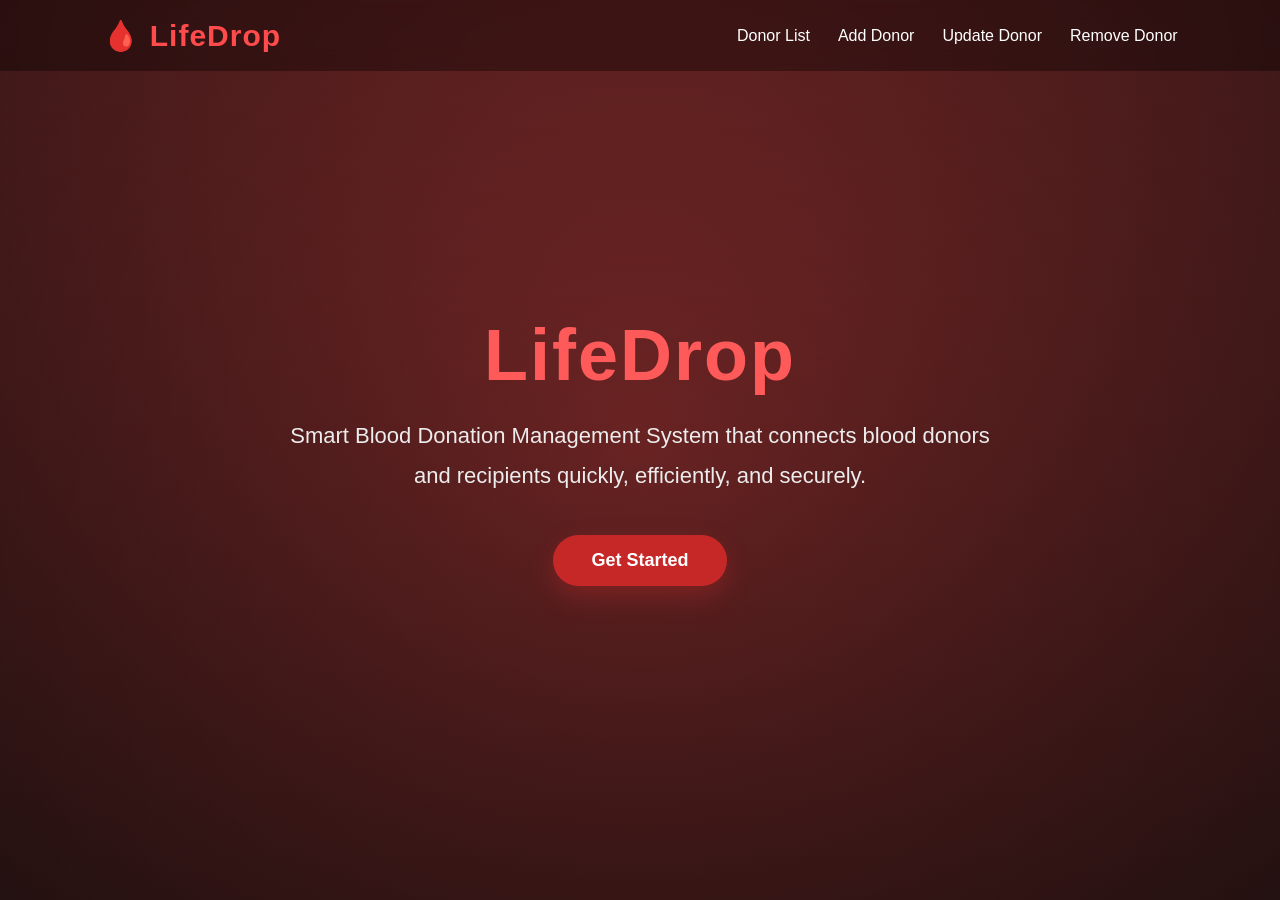
<file: WEB/BloodDonation/index.html>
<!DOCTYPE html>
<html lang="en">
<head>
    <meta charset="UTF-8">
    <meta name="viewport" content="width=device-width, initial-scale=1.0">
    <title>LifeDrop | Blood Donation System</title>

    <style>
        *{
            margin:0;
            padding:0;
            box-sizing:border-box;
            font-family:"Segoe UI",sans-serif;
        }

        html{
            scroll-behavior:smooth;
        }

        body{
            background:#f5f5f5;
        }

        /* ================= NAVBAR ================= */

        nav{
            width:100%;
            position:fixed;
            top:0;
            left:0;
            display:flex;
            justify-content:space-between;
            align-items:center;
            padding:18px 8%;
            background:rgba(0,0,0,.35);
            backdrop-filter:blur(10px);
            z-index:999;
        }

        .logo{
            text-decoration:none;
            color:#fff;
            font-size:30px;
            font-weight:700;
            letter-spacing:1px;
        }

        .logo span{
            color:#ff4b4b;
        }

        nav ul{
            list-style:none;
            display:flex;
            gap:28px;
        }

        nav ul li a{
            color:#fff;
            text-decoration:none;
            font-size:16px;
            font-weight:500;
            transition:.3s;
        }

        nav ul li a:hover{
            color:#ff5a5a;
        }

        /* ================= HERO ================= */

        .hero{
            min-height:100vh;

            background:
                linear-gradient(
                    rgba(90,0,0,.82),
                    rgba(40,0,0,.88)
                ),
                url("https://images.unsplash.com/photo-1615461066841-6116e61058f4?auto=format&fit=crop&w=1920&q=80");

            background-size:cover;
            background-position:center;
            background-repeat:no-repeat;
            background-attachment:fixed;

            display:flex;
            justify-content:center;
            align-items:center;
            flex-direction:column;

            text-align:center;
            color:#fff;

            position:relative;
            overflow:hidden;
        }

        .hero::before{
            content:"";
            position:absolute;
            inset:0;
            background:radial-gradient(
                circle,
                rgba(255,0,0,.08) 0%,
                rgba(0,0,0,.45) 100%
            );
        }

        .hero-content{
            position:relative;
            z-index:2;
        }

        .hero h1{
            font-size:72px;
            margin-bottom:20px;
            letter-spacing:2px;
            color:#ff5a5a;
        }

        .hero p{
            font-size:22px;
            max-width:700px;
            margin:auto;
            color:#ececec;
            line-height:1.8;
        }

        .hero-btn{
            margin-top:40px;
        }

        .hero-btn a{
            display:inline-block;
            text-decoration:none;
            color:#fff;
            background:#c62828;
            padding:15px 38px;
            border-radius:50px;
            font-size:18px;
            font-weight:600;
            transition:.3s;
            box-shadow:0 10px 25px rgba(198,40,40,.35);
        }

        .hero-btn a:hover{
            background:#a30000;
            transform:translateY(-3px);
        }

        /* ================= Responsive ================= */

        @media(max-width:900px){

            nav{
                flex-direction:column;
                gap:20px;
            }

            nav ul{
                flex-wrap:wrap;
                justify-content:center;
                gap:15px;
            }

            .hero h1{
                font-size:48px;
            }

            .hero p{
                font-size:18px;
                padding:0 20px;
            }
        }

    </style>
</head>

<body>

    <nav>

        <a href="index.html" class="logo">
            🩸 <span>LifeDrop</span>
        </a>

        <ul>
            <!--<li><a href="frontend/dashboard.html">Dashboard</a></li>-->
            <li><a href="frontend/all-donor-list.html">Donor List</a></li>
            <li><a href="frontend/donor-add.html">Add Donor</a></li>
            <li><a href="frontend/update.html">Update Donor</a></li>
            <li><a href="frontend/donor-remove.html">Remove Donor</a></li>
        </ul>

    </nav>

    <section class="hero">

        <div class="hero-content">

            <h1>LifeDrop</h1>

            <p>
                Smart Blood Donation Management System that connects
                blood donors and recipients quickly, efficiently,
                and securely.
            </p>

            <div class="hero-btn">
                <a href="frontend/all-donor-list.html">
                    Get Started
                </a>
            </div>

        </div>

    </section>

</body>
</html>
</file>
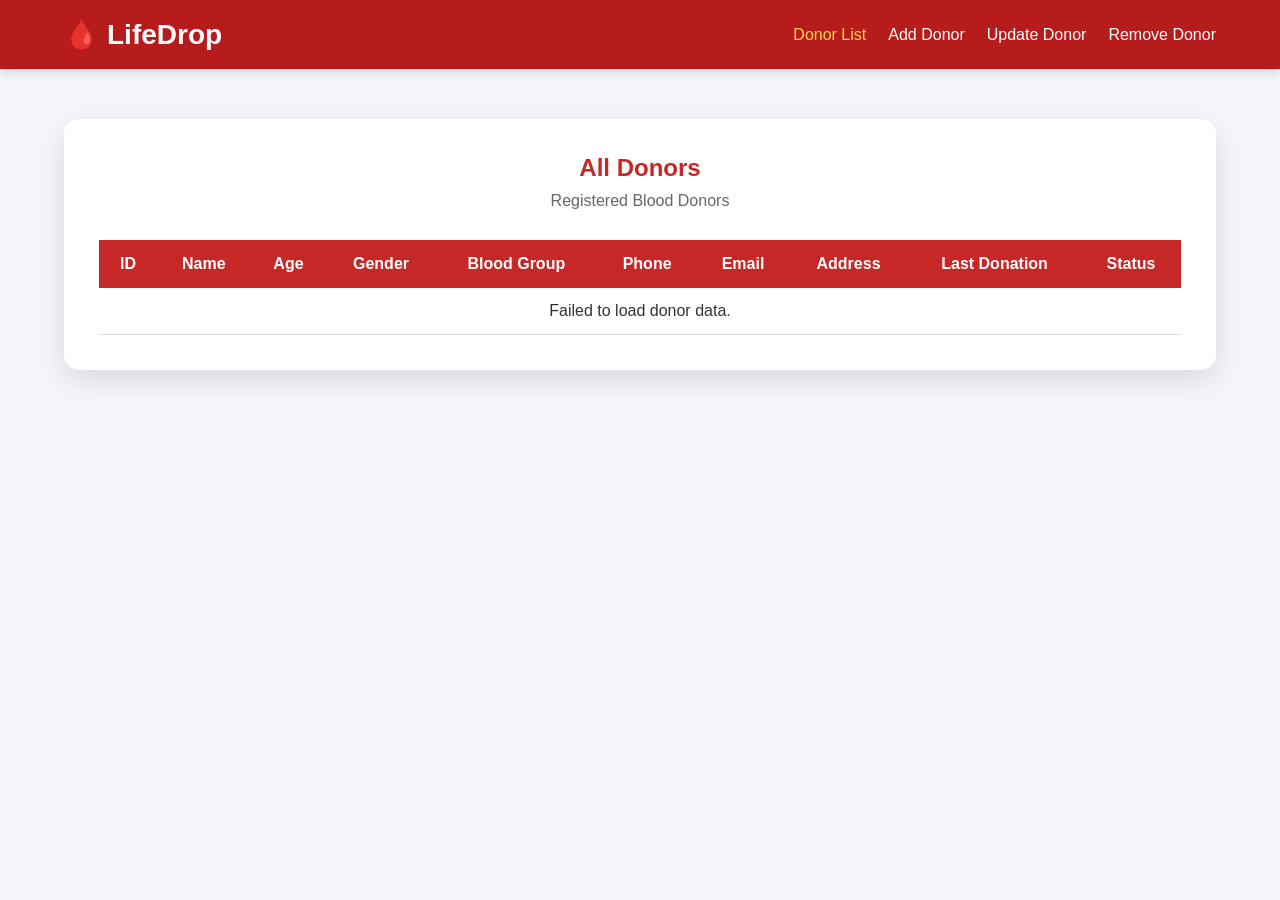
<file: WEB/BloodDonation/frontend/all-donor-list.html>
<!DOCTYPE html>
<html lang="en">
<head>

<meta charset="UTF-8">
<meta name="viewport" content="width=device-width, initial-scale=1.0">
<title>All Donors | LifeDrop</title>
<link rel="stylesheet" href="all-donor-list.css">
</head>
<body>
<header>
<div class="container">

<a href="../index.html" class="logo">
🩸 <span>LifeDrop</span>
</a>

<nav>

<a href="all-donor-list.html" class="active">
Donor List
</a>

<a href="donor-add.html">
Add Donor
</a>

<a href="update.html">
Update Donor
</a>

<a href="donor-remove.html">
Remove Donor
</a>

</nav>
</div>
</header>
<section class="table-section">
<div class="table-card">
<h1>All Donors</h1>
<p>
Registered Blood Donors
</p>

<table>
<thead><tr>
    <th>ID</th>
    <th>Name</th>
    <th>Age</th>
    <th>Gender</th>
    <th>Blood Group</th>
    <th>Phone</th>
    <th>Email</th>
    <th>Address</th>
    <th>Last Donation</th>
    <th>Status</th>
</tr>
</thead>
<tbody id="donorTable">
<tr>

<td colspan="9">
Loading donors...
</td>
</tr>
</tbody>
</table>
</div>
</section>
<script src="all-donor-list.js"></script>
</body>
</html>
</file>
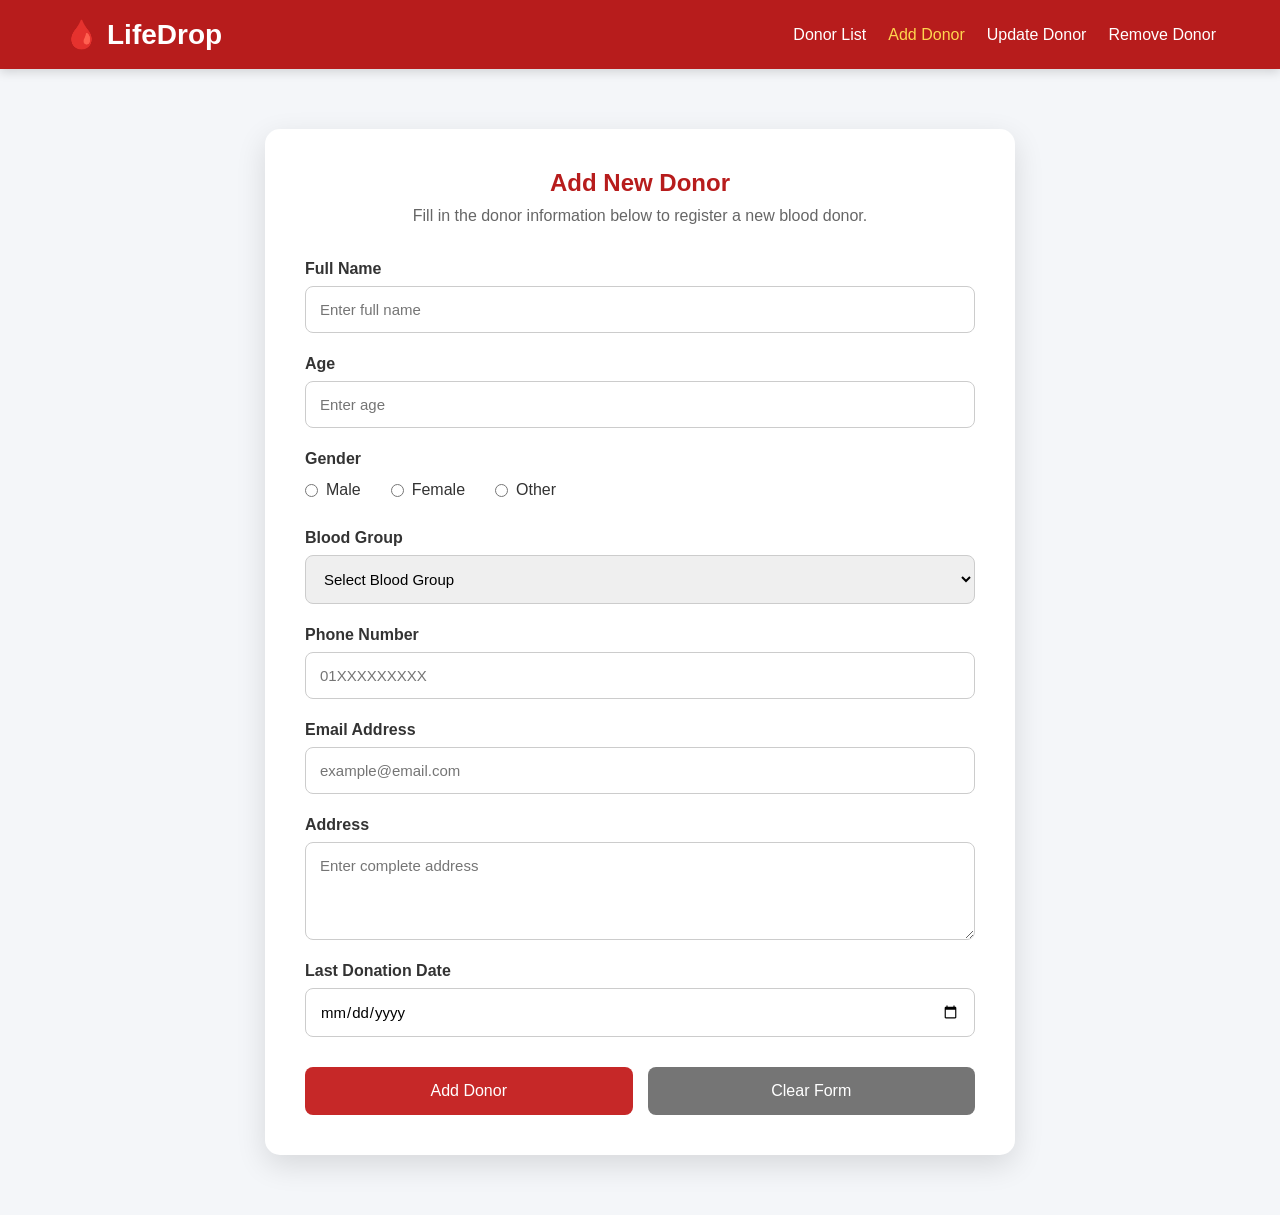
<file: WEB/BloodDonation/frontend/donor-add.html>
<!DOCTYPE html>
<html lang="en">
<head>
    <meta charset="UTF-8">
    <meta name="viewport" content="width=device-width, initial-scale=1.0">
    <title>Add Donor | LifeDrop</title>

    <link rel="stylesheet" href="donor-add.css">
</head>

<body>

    <!-- ================= HEADER ================= -->

    <header>
        <div class="container">

            <a href="../index.html" class="logo">
                🩸 <span>LifeDrop</span>
            </a>

            <nav>
                
                <a href="all-donor-list.html">Donor List</a>
                <a href="donor-add.html" class="active">Add Donor</a>
                <a href="update.html">Update Donor</a>
                <a href="donor-remove.html">Remove Donor</a>
            </nav>

        </div>
    </header>

    <!-- ================= FORM ================= -->

    <main>

        <section class="form-section">
            <div class="form-card">
                <h1>Add New Donor</h1>
                <p>
                    Fill in the donor information below to register a new blood donor.
                </p>
                <form
                    id="donorForm"
                    action="../backend/add_donor.php"
                    method="POST"
                >

                    <!-- Full Name -->
                    <div class="input-group">
                        <label for="full_name">Full Name</label>

                        <input
                            type="text"
                            id="full_name"
                            name="full_name"
                            placeholder="Enter full name"
                            required
                        >
                    </div>
                    <!-- Age -->
                    <div class="input-group">
                        <label for="age">Age</label>

                        <input
                            type="number"
                            id="age"
                            name="age"
                            min="18"
                            max="65"
                            placeholder="Enter age"
                            required
                        >
                    </div>

                    <!-- Gender -->

                    <div class="input-group">

                        <label>Gender</label>

                        <div class="radio-group">

                            <label>
                                <input
                                    type="radio"
                                    name="gender"
                                    value="Male"
                                    required
                                >
                                Male
                            </label>

                            <label>
                                <input
                                    type="radio"
                                    name="gender"
                                    value="Female"
                                >
                                Female
                            </label>

                            <label>
                                <input
                                    type="radio"
                                    name="gender"
                                    value="Other"
                                >
                                Other
                            </label>

                        </div>

                    </div>

                    <!-- Blood Group -->

                    <div class="input-group">

                        <label for="blood_group">
                            Blood Group
                        </label>

                        <select
                            id="blood_group"
                            name="blood_group"
                            required
                        >

                            <option value="">
                                Select Blood Group
                            </option>

                            <option>A+</option>
                            <option>A-</option>

                            <option>B+</option>
                            <option>B-</option>

                            <option>AB+</option>
                            <option>AB-</option>

                            <option>O+</option>
                            <option>O-</option>

                        </select>

                    </div>

                    <!-- Phone -->

                    <div class="input-group">

                        <label for="phone">
                            Phone Number
                        </label>

                        <input
                            type="tel"
                            id="phone"
                            name="phone"
                            placeholder="01XXXXXXXXX"
                            required
                        >

                    </div>

                    <!-- Email -->

                    <div class="input-group">

                        <label for="email">
                            Email Address
                        </label>

                        <input
                            type="email"
                            id="email"
                            name="email"
                            placeholder="example@email.com"
                            required
                        >

                    </div>

                    <!-- Address -->

                    <div class="input-group">

                        <label for="address">
                            Address
                        </label>

                        <textarea
                            id="address"
                            name="address"
                            rows="4"
                            placeholder="Enter complete address"
                            required
                        ></textarea>

                    </div>

                    <!-- Last Donation -->

                    <div class="input-group">

                        <label for="last_donation">
                            Last Donation Date
                        </label>

                        <input
                            type="date"
                            id="last_donation"
                            name="last_donation"
                            required
                        >

                    </div>

                    <!-- Buttons -->

                    <div class="button-group">

                        <button
                            type="submit"
                            class="btn-submit"
                        >
                            Add Donor
                        </button>

                        <button
                            type="reset"
                            class="btn-reset"
                        >
                            Clear Form
                        </button>

                    </div>

                </form>

            </div>

        </section>

    </main>

    <script src="donor-add.js"></script>

</body>
</html>
</file>
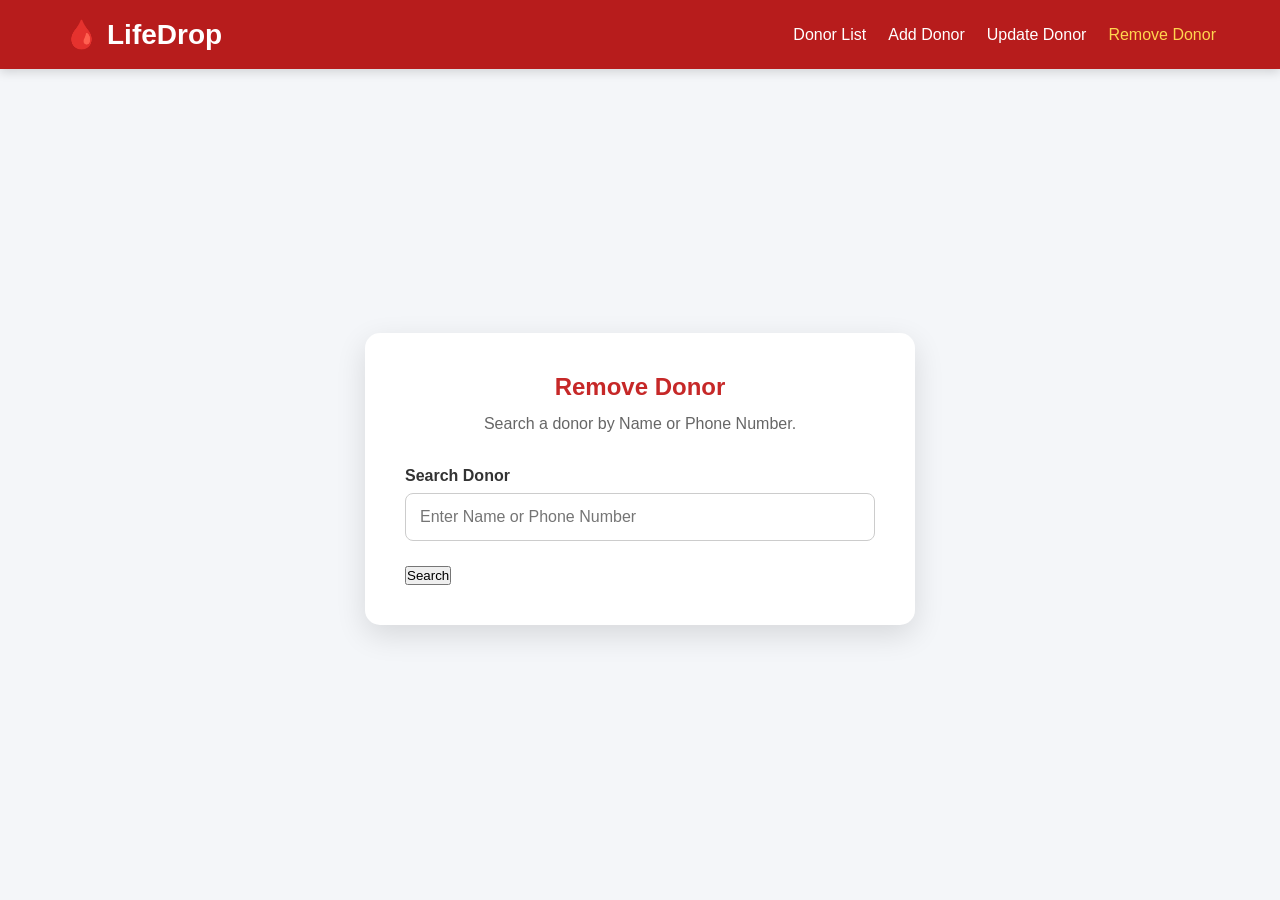
<file: WEB/BloodDonation/frontend/donor-remove.html>
<!DOCTYPE html>
<html lang="en">

<head>

    <meta charset="UTF-8">
    <meta name="viewport" content="width=device-width, initial-scale=1.0">
    <title>Remove Donor | LifeDrop</title>
    <link rel="stylesheet" href="donor-remove.css">

</head>

<body>
<header>
    <div class="container">

        <a href="../index.html" class="logo">
            🩸 <span>LifeDrop</span>
        </a>

        <nav>

            <a href="all-donor-list.html">Donor List</a>
            <a href="donor-add.html">Add Donor</a>
            <a href="update.html">Update Donor</a>
            <a href="donor-remove.html" class="active">Remove Donor</a>

        </nav>
    </div>
</header>
<main>
<section class="remove-section">
<div class="remove-card">
<h1>Remove Donor</h1>

<p>
Search a donor by Name or Phone Number.
</p>

<!-- Search Form -->

<form
    id="searchForm"
    action="../backend/donor_search.php"
    method="POST"
>

<div class="input-group">

<label for="search">

Search Donor

</label>

<input
    type="text"
    id="search"
    name="search"
    placeholder="Enter Name or Phone Number"
    required
>

</div>

<button
    type="submit"
    class="btn-search"
>

Search

</button>

</form>

<!-- =============================
     Search Result
============================== -->

<div
class="donor-info"
id="donorInfo"
style="display:none;"
>

<h2>Donor Information</h2>

<div class="info-row">
<strong>ID :</strong>
<span id="showID"></span>
</div>

<div class="info-row">
<strong>Name :</strong>
<span id="showName"></span>
</div>

<div class="info-row">
<strong>Age :</strong>
<span id="showAge"></span>
</div>

<div class="info-row">
<strong>Gender :</strong>
<span id="showGender"></span>
</div>

<div class="info-row">
<strong>Blood Group :</strong>
<span id="showBlood"></span>
</div>

<div class="info-row">
<strong>Phone :</strong>
<span id="showPhone"></span>
</div>

<div class="info-row">
<strong>Email :</strong>
<span id="showEmail"></span>
</div>

<div class="info-row">
<strong>Address :</strong>
<span id="showAddress"></span>
</div>

<div class="info-row">
<strong>Last Donation :</strong>
<span id="showDonation"></span>
</div>

<form
action="../backend/delete_donor.php"
method="POST"
>

<input
type="hidden"
id="deleteID"
name="donor_id"
>

<button
type="submit"
class="btn-delete"
>

Delete Donor

</button>

</form>
</div>
</div>
</section>
</main>

<script src="donor-remove.js"></script>
</body>
</html>
</file>
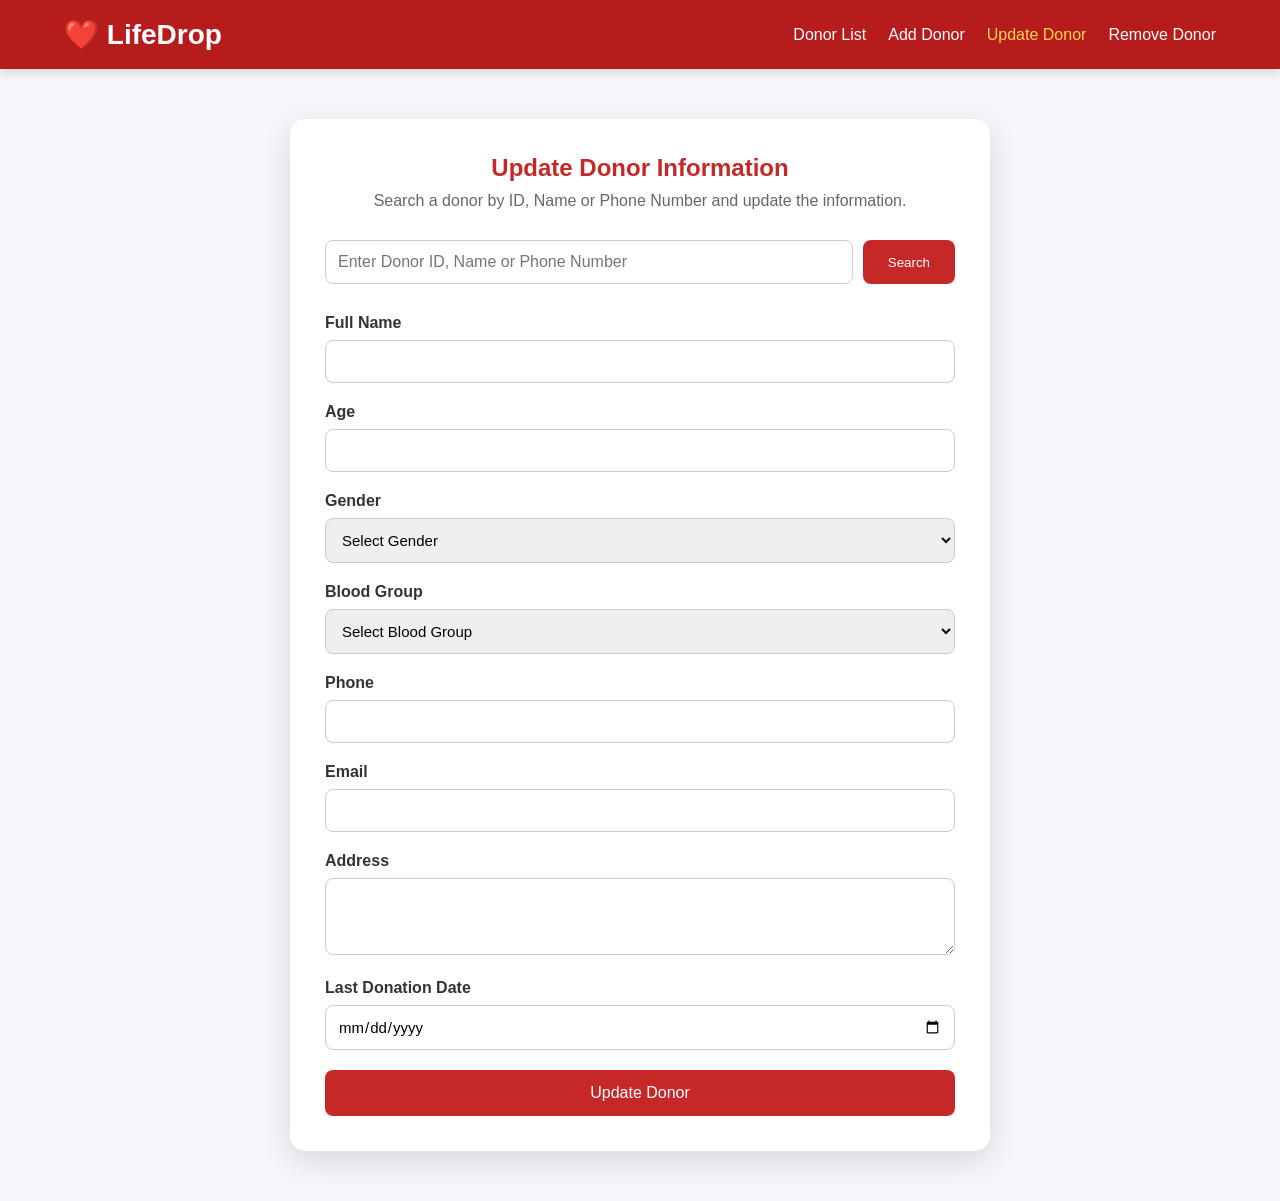
<file: WEB/BloodDonation/frontend/update.html>
<!DOCTYPE html>
<html lang="en">

<head>

    <meta charset="UTF-8">
    <meta name="viewport" content="width=device-width, initial-scale=1.0">
    <title>Update Donor | LifeDrop</title>

    <link rel="stylesheet" href="update.css">
</head>

<body>
    <!-- Header -->
    <header>
        <div class="container">

            <a href="../index.html" class="logo">
                ❤️ LifeDrop
            </a>

            <nav>
                <a href="all-donor-list.html">Donor List</a>
                <a href="donor-add.html">Add Donor</a>
                <a href="update.html" class="active">Update Donor</a>
                <a href="donor-remove.html">Remove Donor</a>
            </nav>
        </div>
    </header>
    <!-- Update Section -->

    <section class="update-section">
        <div class="update-card">
            <h1>Update Donor Information</h1>
            <p>Search a donor by ID, Name or Phone Number and update the information.</p>
            <!-- Search Box -->
            <div class="search-box">

                <input
                    type="text"
                    id="searchId"
                    placeholder="Enter Donor ID, Name or Phone Number">

                <button id="searchBtn">
                    Search
                </button>

            </div>

            <!-- Search Result -->

            <div id="searchResult" class="search-result" style="display:none;">

                <table>
                    <thead>
                        <tr>
                            <th>ID</th>
                            <th>Name</th>
                            <th>Phone</th>
                            <th>Blood Group</th>
                            <th>Action</th>
                        </tr>
                    </thead>
                    <tbody id="resultBody"></tbody>
                </table>
            </div>

            <!-- Update Form -->

            <form id="updateForm">

                <input
                    type="hidden"
                    id="donorId">

                <div class="form-group">

                    <label>Full Name</label>

                    <input
                        type="text"
                        id="fullName"
                        required>
                </div>

                <div class="form-group">

                    <label>Age</label>
                    <input
                        type="number"
                        id="age"
                        required>

                </div>

                <div class="form-group">

                    <label>Gender</label>

                    <select id="gender" required>
                        <option value="">Select Gender</option>
                        <option>Male</option>
                        <option>Female</option>
                    </select>
                </div>
                <div class="form-group">
                    <label>Blood Group</label>

                    <select id="bloodGroup" required>
                        <option value="">Select Blood Group</option>
                        <option>A+</option>
                        <option>A-</option>
                        <option>B+</option>
                        <option>B-</option>
                        <option>AB+</option>
                        <option>AB-</option>
                        <option>O+</option>
                        <option>O-</option>
                    </select>
                </div>

                <div class="form-group">

                    <label>Phone</label>
                    <input
                        type="text"
                        id="phone"
                        required>
                </div>
                <div class="form-group">
                    <label>Email</label>

                    <input
                        type="email"
                        id="email"
                        required>

                </div>

                <div class="form-group">

                    <label>Address</label>

                    <textarea
                        id="address"
                        rows="3"
                        required></textarea>

                </div>

                <div class="form-group">
                    <label>Last Donation Date</label>

                    <input
                        type="date"
                        id="lastDonation"
                        required>
                </div>

                <button
                    type="submit"
                    class="update-btn">
                    Update Donor
                </button>
            </form>
        </div>
    </section>

    <script src="update.js"></script>

</body>

</html>
</file>
<file: WEB/BloodDonation/frontend/all-donor-list.css>
*{
    margin:0;
    padding:0;
    box-sizing:border-box;
    font-family:"Segoe UI",sans-serif;
}
body{
    background:#f4f6f9;
    color:#333;
}

/* ==========================================
   HEADER
========================================== */

header{
    width:100%;
    background:#b71c1c;
    box-shadow:0 3px 10px rgba(0,0,0,.15);
}

.container{
    width:90%;
    max-width:1200px;
    margin:auto;
    display:flex;
    justify-content:space-between;
    align-items:center;
    padding:18px 0;
}

.logo{
    text-decoration:none;
    color:#fff;
    font-size:28px;
    font-weight:bold;
    display:flex;
    align-items:center;
    gap:8px;
}

.logo span{
    color:#fff;

}

nav{
    display:flex;
    gap:22px;
}

nav a{
    color:#fff;
    text-decoration:none;
    transition:.3s;
}

nav a:hover,
nav a.active{
    color:#ffd54f;
}

/* ==========================================
   TABLE SECTION
========================================== */

.table-section{
    width:90%;
    max-width:1300px;
    margin:50px auto;
}

.table-card{
    background:#fff;
    border-radius:15px;
    padding:35px;
    box-shadow:0 10px 30px rgba(0,0,0,.12);
}

.table-card h1{
    text-align:center;
    color:#c62828;
    margin-bottom:10px;
}

.table-card p{
    text-align:center;
    color:#666;
    margin-bottom:30px;
}

/* ==========================================
   TABLE
========================================== */

table{
    width:100%;
    border-collapse:collapse;
}
thead{
    background:#c62828;
    color:#fff;
}
thead th{
    padding:15px;
    text-align:center;
}

tbody td{
    padding:14px;
    border-bottom:1px solid #ddd;
    text-align:center;
}
tbody tr:nth-child(even){
    background:#fafafa;
}
tbody tr:hover{
    background:#ffecec;
    transition:.3s;

}

/* ==========================================
   RESPONSIVE
========================================== */

@media(max-width:900px){

    .container{
        flex-direction:column;
        gap:20px;
    }
    nav{
        flex-wrap:wrap;
        justify-content:center;
    }
    .table-card{
        overflow-x:auto;
    }
    table{
        min-width:1000px;
    }
}

/* ==========================================
   STATUS BADGE
========================================== */

.status{
    display:inline-block;
    padding:6px 12px;
    border-radius:20px;
    font-size:13px;
    font-weight:bold;
    color:#fff;
}

.status.green{
    background:#2e7d32;
}

.status.red{
    background:#d32f2f;
}
</file>
<file: WEB/BloodDonation/frontend/donor-add.css>
/* ===========================
   RESET
=========================== */

*{
    margin:0;
    padding:0;
    box-sizing:border-box;
    font-family:"Segoe UI",sans-serif;
}

body{
    background:#f4f6f9;
    color:#333;
}

/* ===========================
   HEADER
=========================== */

header{
    width:100%;
    background:#b71c1c;
    box-shadow:0 3px 10px rgba(0,0,0,.15);
}

.container{
    width:90%;
    max-width:1200px;
    margin:auto;

    display:flex;
    justify-content:space-between;
    align-items:center;

    padding:18px 0;
}

.logo{
    text-decoration:none;
    color:#fff;
    font-size:28px;
    font-weight:bold;

    display:flex;
    align-items:center;
    gap:8px;
}

.logo span{
    color:#fff;
}

nav{
    display:flex;
    gap:22px;
}

nav a{
    text-decoration:none;
    color:#fff;
    font-size:16px;
    transition:.3s;
}

nav a:hover,
nav a.active{
    color:#ffd54f;
}

/* ===========================
   FORM SECTION
=========================== */

.form-section{

    min-height:calc(100vh - 80px);

    display:flex;
    justify-content:center;
    align-items:center;

    padding:60px 20px;
}

.form-card{

    width:100%;
    max-width:750px;

    background:#fff;

    border-radius:15px;

    padding:40px;

    box-shadow:0 10px 30px rgba(0,0,0,.12);

}

.form-card h1{

    text-align:center;

    color:#b71c1c;

    margin-bottom:10px;

}

.form-card p{

    text-align:center;

    color:#666;

    margin-bottom:35px;

}

/* ===========================
   INPUT GROUP
=========================== */

.input-group{

    display:flex;

    flex-direction:column;

    margin-bottom:22px;

}

.input-group label{

    margin-bottom:8px;

    font-weight:600;

}

.input-group input,
.input-group select,
.input-group textarea{

    padding:14px;

    border:1px solid #ccc;

    border-radius:8px;

    font-size:15px;

    transition:.3s;

}

.input-group textarea{

    resize:vertical;

}

.input-group input:focus,
.input-group select:focus,
.input-group textarea:focus{

    outline:none;

    border-color:#c62828;

    box-shadow:0 0 8px rgba(198,40,40,.25);

}

/* ===========================
   RADIO BUTTON
=========================== */

.radio-group{

    display:flex;

    gap:30px;

    margin-top:5px;

}

.radio-group label{

    display:flex;

    align-items:center;

    gap:8px;

    font-weight:500;

    cursor:pointer;

}

/* ===========================
   BUTTONS
=========================== */

.button-group{

    display:flex;

    justify-content:space-between;

    gap:15px;

    margin-top:30px;

}

.button-group button{

    flex:1;

    padding:15px;

    border:none;

    border-radius:8px;

    font-size:16px;

    cursor:pointer;

    transition:.3s;

}

.btn-submit{

    background:#c62828;

    color:#fff;

}

.btn-submit:hover{

    background:#a31515;

}

.btn-reset{

    background:#757575;

    color:#fff;

}

.btn-reset:hover{

    background:#555;

}

/* ===========================
   RESPONSIVE
=========================== */

@media(max-width:768px){

    .container{

        flex-direction:column;

        gap:20px;

    }

    nav{

        flex-wrap:wrap;

        justify-content:center;

    }

    .form-card{

        padding:25px;

    }

    .radio-group{

        flex-direction:column;

        gap:12px;

    }

    .button-group{

        flex-direction:column;

    }

}
</file>
<file: WEB/BloodDonation/frontend/donor-remove.css>
/* ===========================
   RESET
=========================== */

*{
    margin:0;
    padding:0;
    box-sizing:border-box;
    font-family:"Segoe UI",sans-serif;
}

body{
    background:#f4f6f9;
    color:#333;
}

/* ===========================
   HEADER
=========================== */

header{
    width:100%;
    background:#b71c1c;
    box-shadow:0 3px 10px rgba(0,0,0,.15);
}

.container{
    width:90%;
    max-width:1200px;
    margin:auto;

    display:flex;
    justify-content:space-between;
    align-items:center;

    padding:18px 0;
}

.logo{
    text-decoration:none;
    color:#fff;
    font-size:28px;
    font-weight:bold;

    display:flex;
    align-items:center;
    gap:8px;
}

.logo span{
    color:#fff;
}

nav{
    display:flex;
    gap:22px;
}

nav a{
    text-decoration:none;
    color:#fff;
    transition:.3s;
}

nav a:hover,
nav a.active{
    color:#ffd54f;
}

/* ===========================
   REMOVE FORM
=========================== */

.remove-section{

    min-height:calc(100vh - 80px);

    display:flex;
    justify-content:center;
    align-items:center;

    padding:40px 20px;
}

.remove-card{

    width:100%;
    max-width:550px;

    background:#fff;

    padding:40px;

    border-radius:15px;

    box-shadow:0 10px 30px rgba(0,0,0,.12);

}

.remove-card h1{

    text-align:center;

    color:#c62828;

    margin-bottom:10px;

}

.remove-card p{

    text-align:center;

    color:#666;

    margin-bottom:30px;

    line-height:1.6;

}

/* ===========================
   INPUT
=========================== */

.input-group{

    display:flex;

    flex-direction:column;

    margin-bottom:25px;

}

.input-group label{

    margin-bottom:8px;

    font-weight:600;

}

.input-group input{

    padding:14px;

    border:1px solid #ccc;

    border-radius:8px;

    font-size:16px;

    transition:.3s;

}

.input-group input:focus{

    outline:none;

    border-color:#c62828;

    box-shadow:0 0 8px rgba(198,40,40,.25);

}

/* ===========================
   BUTTONS
=========================== */

.button-group{

    display:flex;

    gap:15px;

}

.button-group button{

    flex:1;

    padding:14px;

    border:none;

    border-radius:8px;

    cursor:pointer;

    font-size:16px;

    transition:.3s;

}

.btn-delete{

    background:#d32f2f;

    color:#fff;

}

.btn-delete:hover{

    background:#b71c1c;

}

.btn-reset{

    background:#757575;

    color:#fff;

}

.btn-reset:hover{

    background:#555;

}

/* ===========================
   RESPONSIVE
=========================== */

@media(max-width:768px){

    .container{

        flex-direction:column;

        gap:20px;

    }

    nav{

        flex-wrap:wrap;

        justify-content:center;

    }

    .remove-card{

        padding:25px;

    }

    .button-group{

        flex-direction:column;

    }

}
</file>
<file: WEB/BloodDonation/frontend/update.css>
/* ==========================================
   RESET
========================================== */

*{
    margin:0;
    padding:0;
    box-sizing:border-box;
    font-family:"Segoe UI",sans-serif;
}

body{
    background:#f4f6f9;
    color:#333;
}

/* ==========================================
   HEADER
========================================== */

header{
    width:100%;
    background:#b71c1c;
    box-shadow:0 3px 10px rgba(0,0,0,.15);
}

.container{
    width:90%;
    max-width:1200px;
    margin:auto;
    display:flex;
    justify-content:space-between;
    align-items:center;
    padding:18px 0;
}

.logo{
    text-decoration:none;
    color:#fff;
    font-size:28px;
    font-weight:bold;
}

nav{
    display:flex;
    gap:22px;
}

nav a{
    color:#fff;
    text-decoration:none;
    transition:.3s;
}

nav a:hover,
nav a.active{
    color:#ffd54f;
}

/* ==========================================
   UPDATE SECTION
========================================== */

.update-section{
    width:90%;
    max-width:700px;
    margin:50px auto;
}

.update-card{
    background:#fff;
    border-radius:15px;
    padding:35px;
    box-shadow:0 10px 30px rgba(0,0,0,.12);
}

.update-card h1{
    text-align:center;
    color:#c62828;
    margin-bottom:10px;
}

.update-card p{
    text-align:center;
    color:#666;
    margin-bottom:30px;
}

/* ==========================================
   SEARCH BOX
========================================== */

.search-box{
    display:flex;
    gap:10px;
    margin-bottom:30px;
}

.search-box input{
    flex:1;
    padding:12px;
    border:1px solid #ccc;
    border-radius:8px;
    font-size:16px;
    outline:none;
}

.search-box input:focus{
    border-color:#c62828;
}

.search-box button{
    padding:12px 25px;
    background:#c62828;
    color:#fff;
    border:none;
    border-radius:8px;
    cursor:pointer;
    transition:.3s;
}

.search-box button:hover{
    background:#a71d1d;
}

/* ==========================================
   FORM
========================================== */

.form-group{
    margin-bottom:20px;
}

.form-group label{
    display:block;
    margin-bottom:8px;
    font-weight:600;
}

.form-group input,
.form-group select,
.form-group textarea{
    width:100%;
    padding:12px;
    border:1px solid #ccc;
    border-radius:8px;
    font-size:15px;
    outline:none;
    transition:.3s;
}

.form-group input:focus,
.form-group select:focus,
.form-group textarea:focus{
    border-color:#c62828;
}

textarea{
    resize:vertical;
}

/* ==========================================
   UPDATE BUTTON
========================================== */

.update-btn{
    width:100%;
    padding:14px;
    background:#c62828;
    color:#fff;
    border:none;
    border-radius:8px;
    font-size:16px;
    cursor:pointer;
    transition:.3s;
}

.update-btn:hover{
    background:#a71d1d;
}

/* ==========================================
   RESPONSIVE
========================================== */

@media(max-width:768px){

    .container{
        flex-direction:column;
        gap:20px;
    }

    nav{
        flex-wrap:wrap;
        justify-content:center;
    }

    .search-box{
        flex-direction:column;
    }

    .search-box button{
        width:100%;
    }

    .update-card{
        padding:25px;
    }

}

/* ==========================================
   SEARCH RESULT TABLE
========================================== */

.search-result{
    margin-bottom:30px;
    overflow-x:auto;
}

.search-result table{
    width:100%;
    border-collapse:collapse;
    background:#fff;
}

.search-result th{
    background:#c62828;
    color:#fff;
    padding:12px;
    text-align:center;
}

.search-result td{
    padding:12px;
    border:1px solid #ddd;
    text-align:center;
}

.search-result tr:nth-child(even){
    background:#f8f8f8;
}

.search-result button{
    background:#2e7d32;
    color:#fff;
    border:none;
    padding:8px 16px;
    border-radius:6px;
    cursor:pointer;
    transition:.3s;
}

.search-result button:hover{
    background:#1b5e20;
}
</file>
